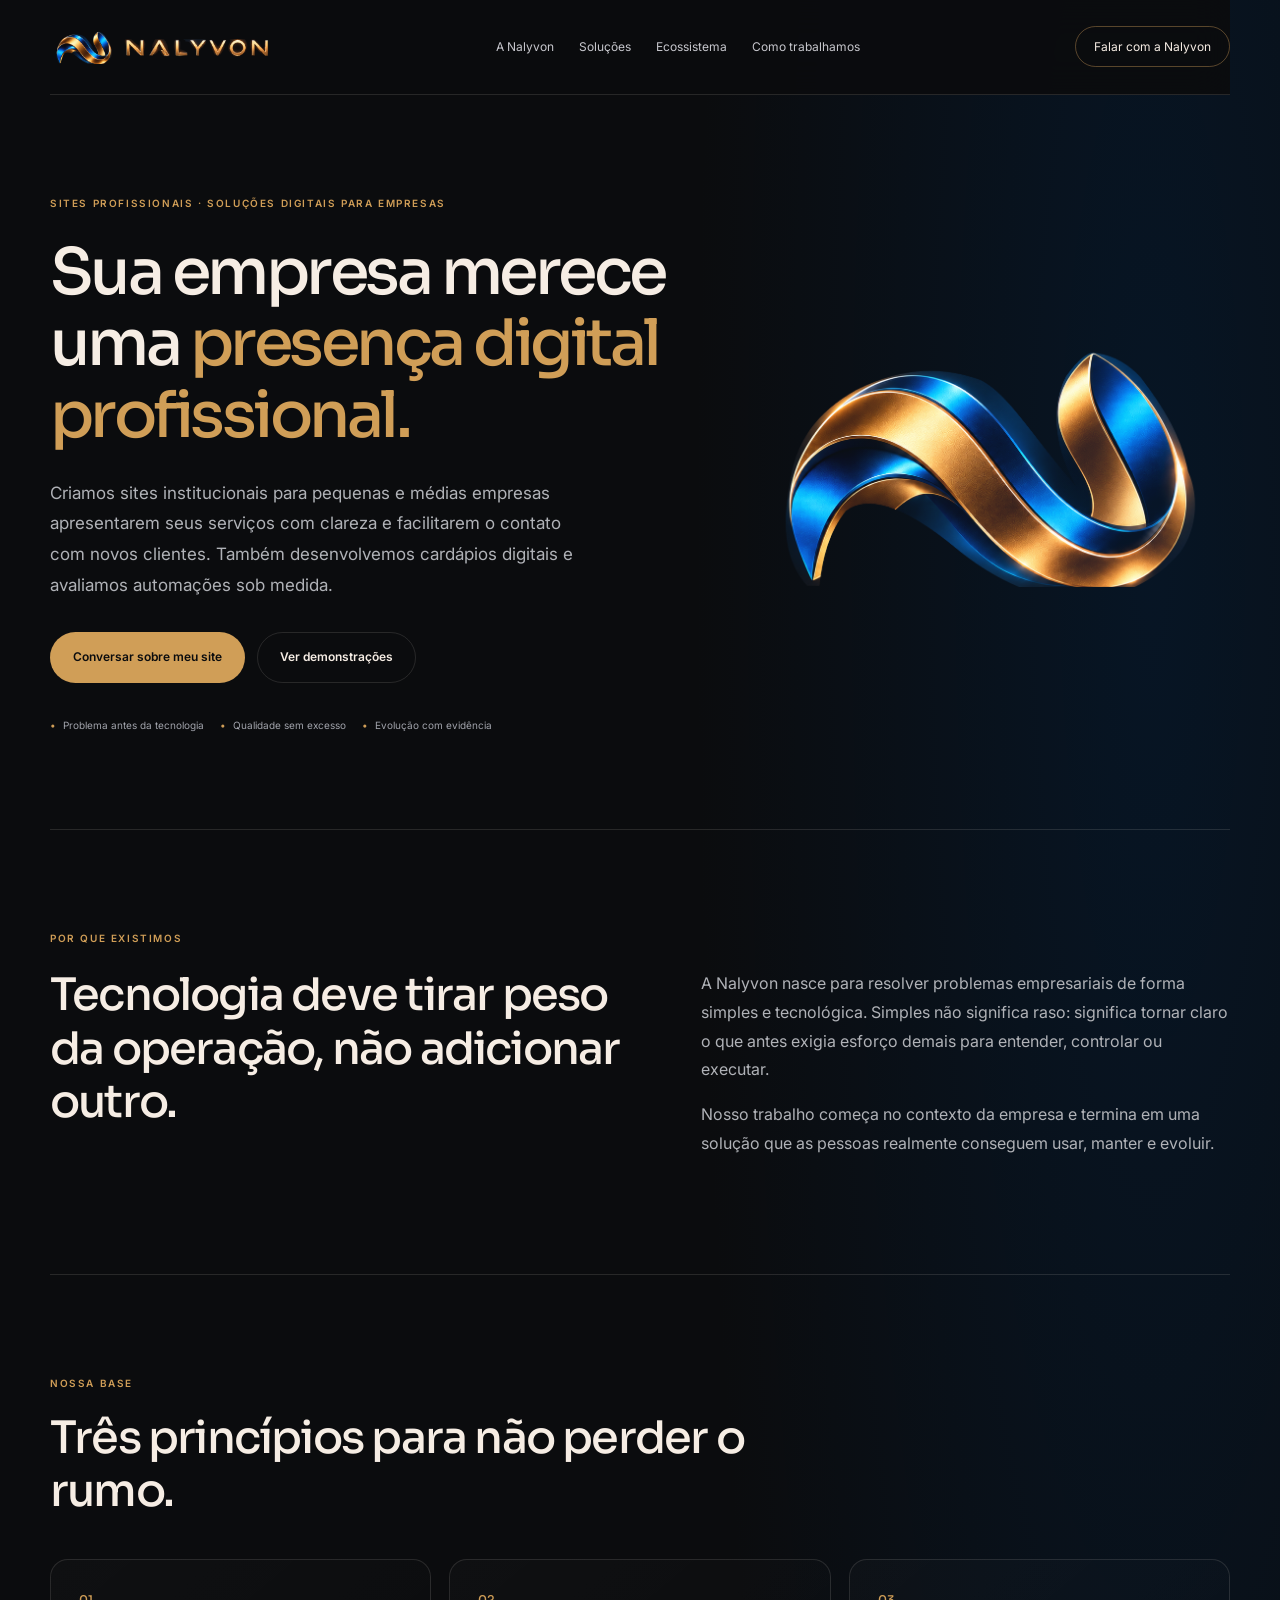
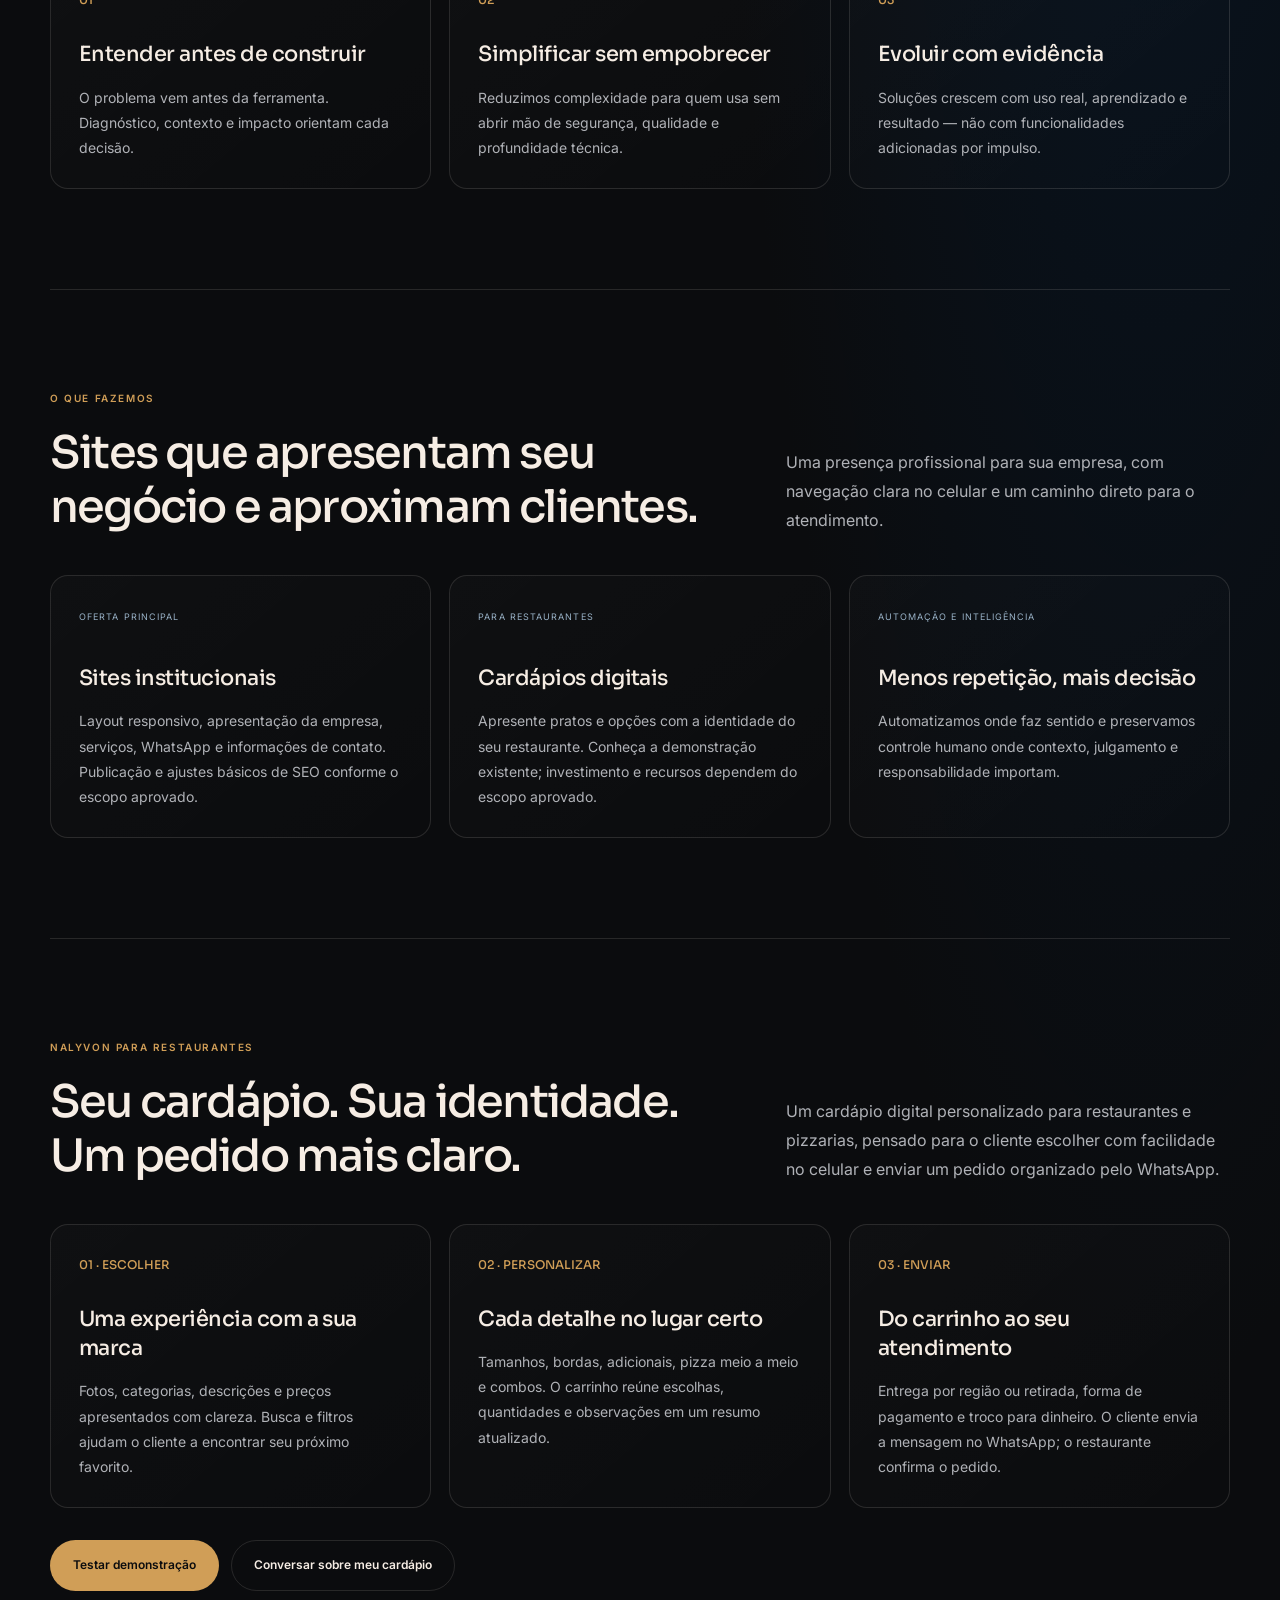
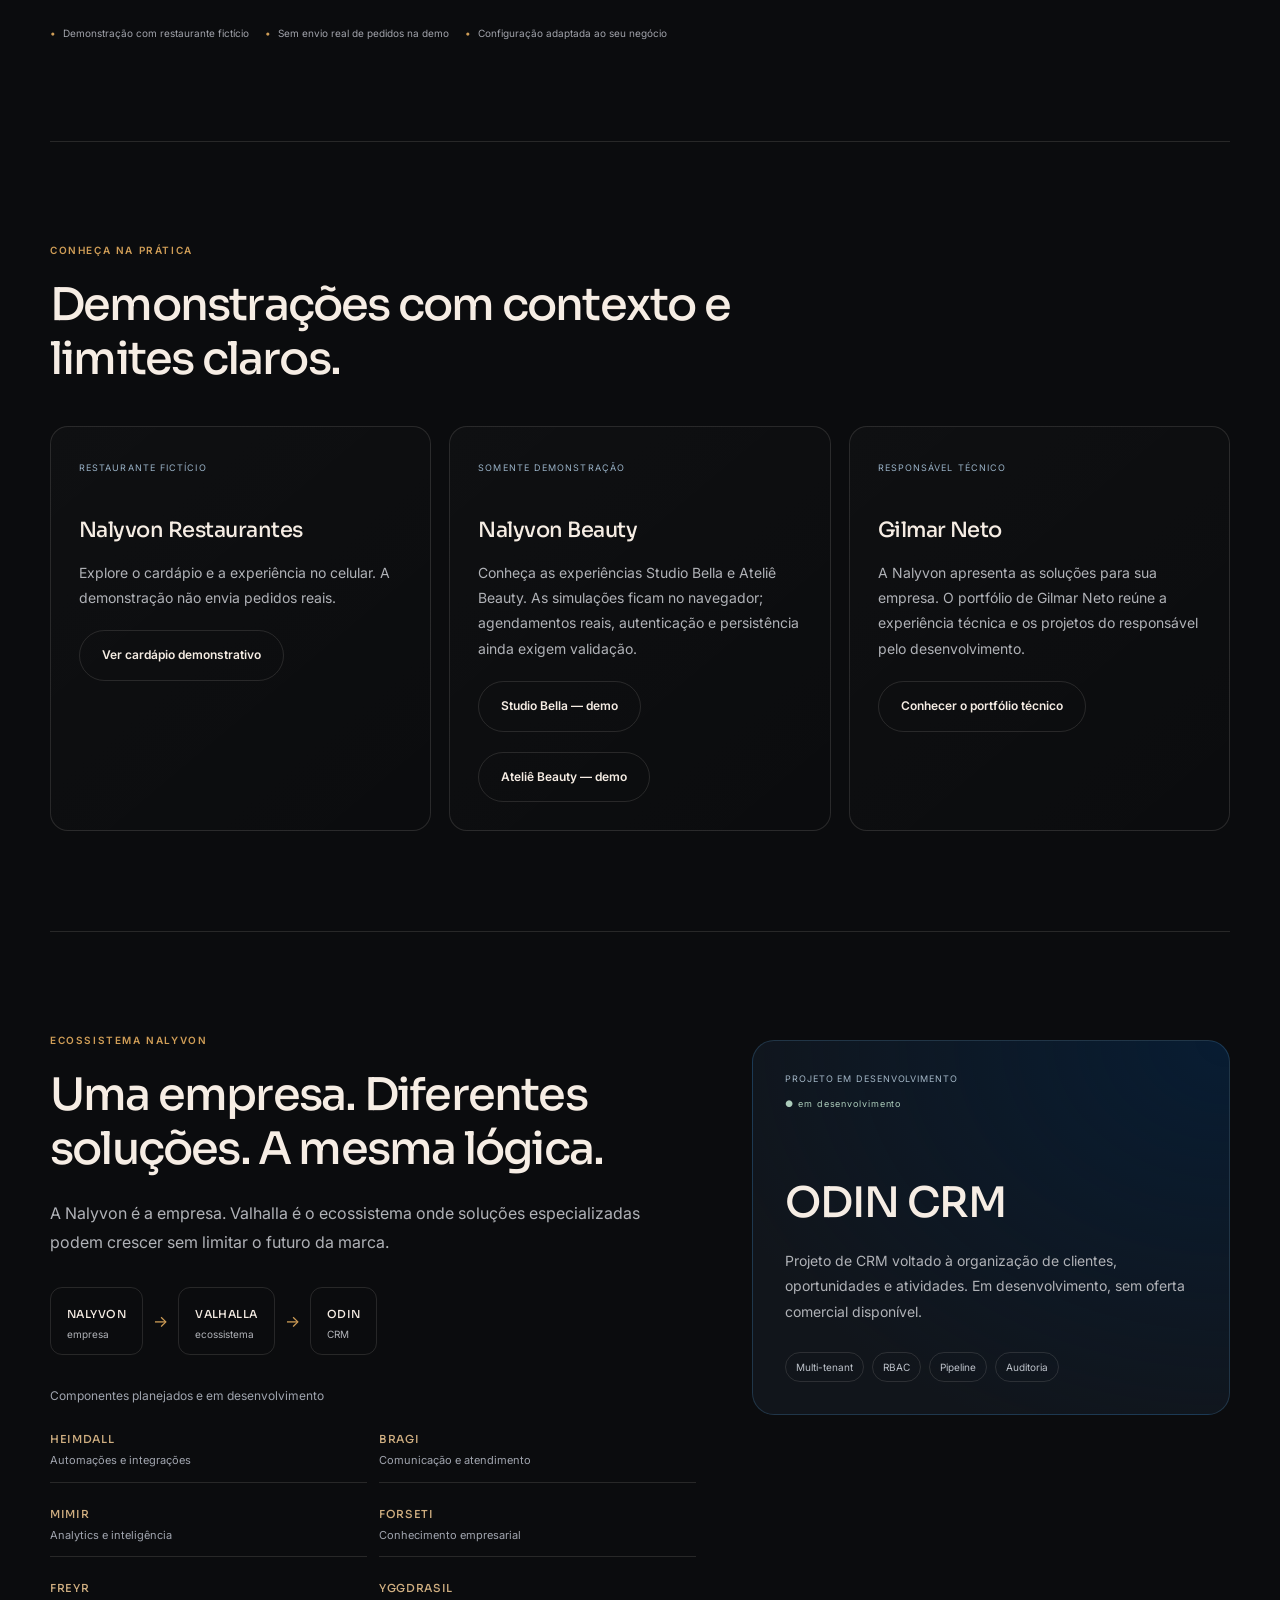
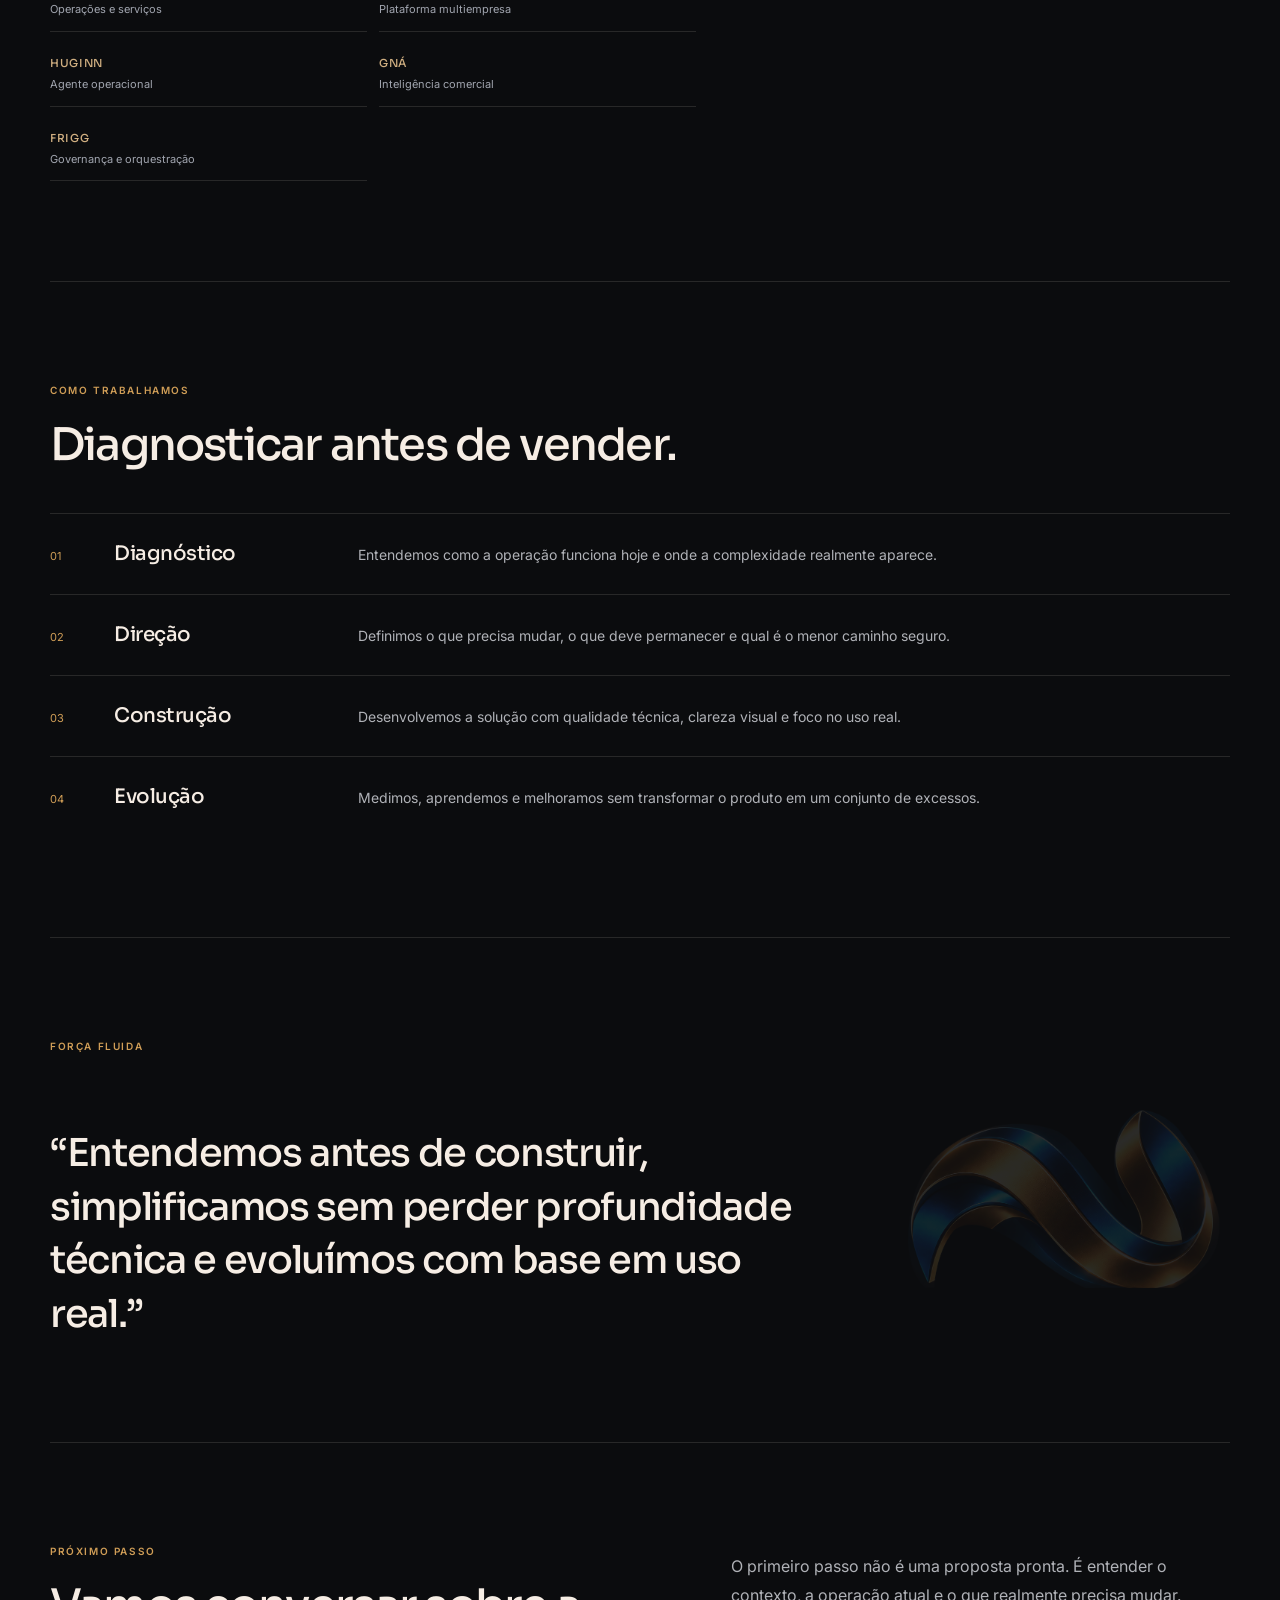
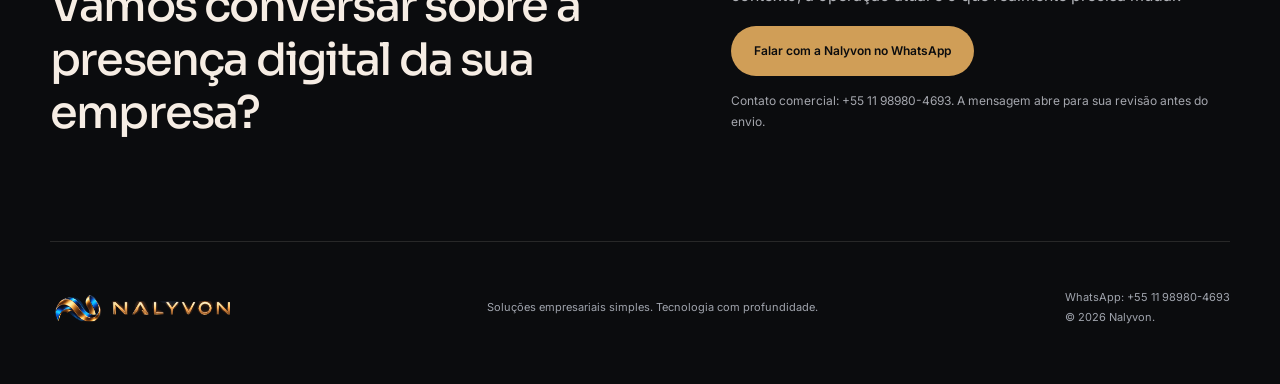
<file: public/index.html>
<!doctype html>
<html lang="pt-BR">
<head>
  <meta charset="utf-8" />
  <meta name="viewport" content="width=device-width,initial-scale=1" />
  <meta name="theme-color" content="#0B0C0E" />
  <meta name="description" content="Sites institucionais profissionais para pequenas e médias empresas. Conheça as demonstrações e converse com a Nalyvon pelo WhatsApp." />
  <meta property="og:title" content="Nalyvon — Tecnologia que transforma complexidade em clareza" />
  <meta property="og:description" content="Sites profissionais, cardápios digitais e soluções sob medida para empresas." />
  <title>Nalyvon — Tecnologia que transforma complexidade em clareza</title>
  <link rel="preconnect" href="https://fonts.googleapis.com">
  <link rel="preconnect" href="https://fonts.gstatic.com" crossorigin>
  <link href="https://fonts.googleapis.com/css2?family=Inter:wght@400;500;600&family=Sora:wght@500;600;700&display=swap" rel="stylesheet">
  <link rel="icon" type="image/png" href="assets/brand/favicon.png" />
  <link rel="stylesheet" href="styles.css" />
</head>
<body>
<a class="skip-link" href="#conteudo">Ir para o conteúdo</a>
  <header class="topbar">
    <a class="brand" href="#inicio" aria-label="Nalyvon, início"><img class="brand-lockup" src="assets/brand/lockup.png" width="1480" height="320" alt="Nalyvon"></a>
    <button class="menu-toggle" aria-expanded="false" aria-controls="navigation">Menu <span aria-hidden="true">☰</span></button><nav id="navigation" aria-label="Navegação principal"><a href="#nalyvon">A Nalyvon</a><a href="#solucoes">Soluções</a><a href="#ecossistema">Ecossistema</a><a href="#processo">Como trabalhamos</a></nav>
    <a class="nav-cta" href="https://wa.me/5511989804693?text=Ol%C3%A1!%20Conheci%20a%20Nalyvon%20e%20gostaria%20de%20conversar%20sobre%20uma%20solu%C3%A7%C3%A3o%20digital%20para%20minha%20empresa." target="_blank" rel="noopener noreferrer">Falar com a Nalyvon</a>
  </header>
  <main id="conteudo">
    <section class="hero" id="inicio">
      <div class="hero-copy">
        <p class="kicker">SITES PROFISSIONAIS · SOLUÇÕES DIGITAIS PARA EMPRESAS</p>
        <h1>Sua empresa merece uma <span>presença digital profissional.</span></h1>
        <p class="hero-lead">Criamos sites institucionais para pequenas e médias empresas apresentarem seus serviços com clareza e facilitarem o contato com novos clientes. Também desenvolvemos cardápios digitais e avaliamos automações sob medida.</p>
        <div class="hero-actions"><a class="button button-primary" href="https://wa.me/5511989804693?text=Ol%C3%A1!%20Conheci%20a%20Nalyvon%20e%20gostaria%20de%20conversar%20sobre%20uma%20solu%C3%A7%C3%A3o%20digital%20para%20minha%20empresa." target="_blank" rel="noopener noreferrer">Conversar sobre meu site</a><a class="button button-ghost" href="#demonstracoes">Ver demonstrações</a></div>
        <div class="hero-proof"><span>Problema antes da tecnologia</span><span>Qualidade sem excesso</span><span>Evolução com evidência</span></div>
      </div>
      <div class="hero-mark"><img src="assets/brand/symbol.png" alt="Símbolo oficial Nalyvon — Força Fluida"></div>
    </section>

    <section class="section intro" id="nalyvon">
      <div class="section-label">POR QUE EXISTIMOS</div>
      <div class="intro-grid"><h2>Tecnologia deve tirar peso da operação, não adicionar outro.</h2><div><p>A Nalyvon nasce para resolver problemas empresariais de forma simples e tecnológica. Simples não significa raso: significa tornar claro o que antes exigia esforço demais para entender, controlar ou executar.</p><p>Nosso trabalho começa no contexto da empresa e termina em uma solução que as pessoas realmente conseguem usar, manter e evoluir.</p></div></div>
    </section>

    <section class="section">
      <div class="section-heading"><div class="section-label">NOSSA BASE</div><h2>Três princípios para não perder o rumo.</h2></div>
      <div class="cards three">
        <article><span class="number">01</span><h3>Entender antes de construir</h3><p>O problema vem antes da ferramenta. Diagnóstico, contexto e impacto orientam cada decisão.</p></article>
        <article><span class="number">02</span><h3>Simplificar sem empobrecer</h3><p>Reduzimos complexidade para quem usa sem abrir mão de segurança, qualidade e profundidade técnica.</p></article>
        <article><span class="number">03</span><h3>Evoluir com evidência</h3><p>Soluções crescem com uso real, aprendizado e resultado — não com funcionalidades adicionadas por impulso.</p></article>
      </div>
    </section>

    <section class="section" id="solucoes">
      <div class="section-heading wide"><div><div class="section-label">O QUE FAZEMOS</div><h2>Sites que apresentam seu negócio e aproximam clientes.</h2></div><p>Uma presença profissional para sua empresa, com navegação clara no celular e um caminho direto para o atendimento.</p></div>
      <div class="cards three solutions">
        <article><small>OFERTA PRINCIPAL</small><h3>Sites institucionais</h3><p>Layout responsivo, apresentação da empresa, serviços, WhatsApp e informações de contato. Publicação e ajustes básicos de SEO conforme o escopo aprovado.</p></article>
        <article><small>PARA RESTAURANTES</small><h3>Cardápios digitais</h3><p>Apresente pratos e opções com a identidade do seu restaurante. Conheça a demonstração existente; investimento e recursos dependem do escopo aprovado.</p></article>
        <article><small>AUTOMAÇÃO E INTELIGÊNCIA</small><h3>Menos repetição, mais decisão</h3><p>Automatizamos onde faz sentido e preservamos controle humano onde contexto, julgamento e responsabilidade importam.</p></article>
      </div>
    </section>

    <section class="section" id="cardapio-digital" aria-labelledby="cardapio-title">
      <div class="section-heading wide"><div><div class="section-label">NALYVON PARA RESTAURANTES</div><h2 id="cardapio-title">Seu cardápio. Sua identidade. Um pedido mais claro.</h2></div><p>Um cardápio digital personalizado para restaurantes e pizzarias, pensado para o cliente escolher com facilidade no celular e enviar um pedido organizado pelo WhatsApp.</p></div>
      <div class="cards three">
        <article><span class="number">01 · ESCOLHER</span><h3>Uma experiência com a sua marca</h3><p>Fotos, categorias, descrições e preços apresentados com clareza. Busca e filtros ajudam o cliente a encontrar seu próximo favorito.</p></article>
        <article><span class="number">02 · PERSONALIZAR</span><h3>Cada detalhe no lugar certo</h3><p>Tamanhos, bordas, adicionais, pizza meio a meio e combos. O carrinho reúne escolhas, quantidades e observações em um resumo atualizado.</p></article>
        <article><span class="number">03 · ENVIAR</span><h3>Do carrinho ao seu atendimento</h3><p>Entrega por região ou retirada, forma de pagamento e troco para dinheiro. O cliente envia a mensagem no WhatsApp; o restaurante confirma o pedido.</p></article>
      </div>
      <div class="hero-actions"><a class="button button-primary" href="https://nalyvon-restaurantes-demo.pages.dev/" target="_blank" rel="noopener noreferrer">Testar demonstração</a><a class="button button-ghost" href="#contato">Conversar sobre meu cardápio</a></div>
      <div class="hero-proof"><span>Demonstração com restaurante fictício</span><span>Sem envio real de pedidos na demo</span><span>Configuração adaptada ao seu negócio</span></div>
    </section>

    <section class="section" id="demonstracoes" aria-labelledby="demo-title">
      <div class="section-heading"><div class="section-label">CONHEÇA NA PRÁTICA</div><h2 id="demo-title">Demonstrações com contexto e limites claros.</h2></div>
      <div class="cards three solutions">
        <article><small>RESTAURANTE FICTÍCIO</small><h3>Nalyvon Restaurantes</h3><p>Explore o cardápio e a experiência no celular. A demonstração não envia pedidos reais.</p><a class="button button-ghost" href="https://nalyvon-restaurantes-demo.pages.dev/" target="_blank" rel="noopener noreferrer">Ver cardápio demonstrativo</a></article>
        <article><small>SOMENTE DEMONSTRAÇÃO</small><h3>Nalyvon Beauty</h3><p>Conheça as experiências Studio Bella e Ateliê Beauty. As simulações ficam no navegador; agendamentos reais, autenticação e persistência ainda exigem validação.</p><a class="button button-ghost" href="https://nalyvon-beauty-gilmar.sweetflame134.chatgpt.site/e/studio-bella" target="_blank" rel="noopener noreferrer">Studio Bella — demo</a><a class="button button-ghost" href="https://nalyvon-beauty-gilmar.sweetflame134.chatgpt.site/e/atelie-beauty" target="_blank" rel="noopener noreferrer">Ateliê Beauty — demo</a></article>
        <article><small>RESPONSÁVEL TÉCNICO</small><h3>Gilmar Neto</h3><p>A Nalyvon apresenta as soluções para sua empresa. O portfólio de Gilmar Neto reúne a experiência técnica e os projetos do responsável pelo desenvolvimento.</p><a class="button button-ghost" href="https://gilmar-portfolio.onrender.com/" target="_blank" rel="noopener noreferrer">Conhecer o portfólio técnico</a></article>
      </div>
    </section>

    <section class="section ecosystem" id="ecossistema">
      <div class="ecosystem-copy">
        <div class="section-label">ECOSSISTEMA NALYVON</div>
        <h2>Uma empresa. Diferentes soluções. A mesma lógica.</h2>
        <p>A Nalyvon é a empresa. Valhalla é o ecossistema onde soluções especializadas podem crescer sem limitar o futuro da marca.</p>

        <div class="architecture">
          <div><strong>NALYVON</strong><span>empresa</span></div>
          <i>→</i>
          <div><strong>VALHALLA</strong><span>ecossistema</span></div>
          <i>→</i>
          <div><strong>ODIN</strong><span>CRM</span></div>
        </div>

        <p class="planned-label">Componentes planejados e em desenvolvimento</p><div class="ecosystem-components" aria-label="Componentes do ecossistema Valhalla">
          <div class="ecosystem-component"><strong>HEIMDALL</strong><span>Automações e integrações</span></div>
          <div class="ecosystem-component"><strong>BRAGI</strong><span>Comunicação e atendimento</span></div>
          <div class="ecosystem-component"><strong>MIMIR</strong><span>Analytics e inteligência</span></div>
          <div class="ecosystem-component"><strong>FORSETI</strong><span>Conhecimento empresarial</span></div>
          <div class="ecosystem-component"><strong>FREYR</strong><span>Operações e serviços</span></div>
          <div class="ecosystem-component"><strong>YGGDRASIL</strong><span>Plataforma multiempresa</span></div>
          <div class="ecosystem-component"><strong>HUGINN</strong><span>Agente operacional</span></div>
          <div class="ecosystem-component"><strong>GNÁ</strong><span>Inteligência comercial</span></div>
          <div class="ecosystem-component"><strong>FRIGG</strong><span>Governança e orquestração</span></div>
        </div>
      </div>

      <article class="odin">
        <div class="odin-top"><span>PROJETO EM DESENVOLVIMENTO</span><span class="status-live">● em desenvolvimento</span></div>
        <h3>ODIN CRM</h3>
        <p>Projeto de CRM voltado à organização de clientes, oportunidades e atividades. Em desenvolvimento, sem oferta comercial disponível.</p>
        <div class="tags"><span>Multi-tenant</span><span>RBAC</span><span>Pipeline</span><span>Auditoria</span></div>
      </article>
    </section>

    <section class="section" id="processo"><div class="section-heading"><div class="section-label">COMO TRABALHAMOS</div><h2>Diagnosticar antes de vender.</h2></div><div class="process"><article><span>01</span><h3>Diagnóstico</h3><p>Entendemos como a operação funciona hoje e onde a complexidade realmente aparece.</p></article><article><span>02</span><h3>Direção</h3><p>Definimos o que precisa mudar, o que deve permanecer e qual é o menor caminho seguro.</p></article><article><span>03</span><h3>Construção</h3><p>Desenvolvemos a solução com qualidade técnica, clareza visual e foco no uso real.</p></article><article><span>04</span><h3>Evolução</h3><p>Medimos, aprendemos e melhoramos sem transformar o produto em um conjunto de excessos.</p></article></div></section>

    <section class="section statement" id="forca-fluida"><p class="section-label">FORÇA FLUIDA</p><blockquote>“Entendemos antes de construir, simplificamos sem perder profundidade técnica e evoluímos com base em uso real.”</blockquote><img src="assets/brand/symbol.png" alt="" aria-hidden="true" loading="lazy"></section>

    <section class="section contact" id="contato"><div><div class="section-label">PRÓXIMO PASSO</div><h2>Vamos conversar sobre a presença digital da sua empresa?</h2></div><div><p>O primeiro passo não é uma proposta pronta. É entender o contexto, a operação atual e o que realmente precisa mudar.</p><a class="button button-primary" href="https://wa.me/5511989804693?text=Ol%C3%A1!%20Conheci%20a%20Nalyvon%20e%20gostaria%20de%20conversar%20sobre%20uma%20solu%C3%A7%C3%A3o%20digital%20para%20minha%20empresa." target="_blank" rel="noopener noreferrer">Falar com a Nalyvon no WhatsApp</a><small>Contato comercial: +55 11 98980-4693. A mensagem abre para sua revisão antes do envio.</small></div></section>
  </main>
  <footer><a class="brand" href="#inicio" aria-label="Nalyvon, início"><img class="brand-lockup" src="assets/brand/lockup.png" width="1480" height="320" alt="Nalyvon"></a><p>Soluções empresariais simples. Tecnologia com profundidade.</p><p><a href="https://wa.me/5511989804693?text=Ol%C3%A1!%20Conheci%20a%20Nalyvon%20e%20gostaria%20de%20conversar%20sobre%20uma%20solu%C3%A7%C3%A3o%20digital%20para%20minha%20empresa." target="_blank" rel="noopener noreferrer">WhatsApp: +55 11 98980-4693</a><br>© 2026 Nalyvon.</p></footer>
<script src="site.js" defer></script>
</body>
</html>
</file>
<file: public/styles.css>
:root {
  font-family:Inter,system-ui,sans-serif;
  color:#f6ede4;
  background:#0b0c0e;
  font-synthesis:none;
  --gold:#d09e57;
  --muted:#b0b2b7;
  --border:rgba(246,237,228,.12)
}

* {
  box-sizing:border-box
}

html {
  scroll-behavior:smooth;
  scroll-padding-top:100px
}

body {
  margin:0;
  background:radial-gradient(ellipse at 90% 8%,#00234766,transparent 28%),#0b0c0e
}

a {
  color:inherit;
  text-decoration:none
}

img {
  display:block;
  max-width:100%;
  height:auto
}

button {
  font:inherit
}

a:focus-visible,button:focus-visible {
  outline:2px solid var(--gold);
  outline-offset:5px
}

.skip-link {
  position:fixed;
  top:-100px;
  left:20px;
  z-index:100;
  background:var(--gold);
  color:#0b0c0e;
  padding:14px
}

.skip-link:focus {
  top:12px
}

.topbar,.section,footer {
  width:min(1180px,calc(100% - 64px));
  margin-inline:auto
}

.topbar {
  position:sticky;
  top:0;
  z-index:20;
  display:flex;
  align-items:center;
  justify-content:space-between;
  gap:24px;
  padding:22px 0;
  background:#0b0c0ef2;
  border-bottom:1px solid var(--border);
  backdrop-filter:blur(18px)
}

.brand {
  display:block;
  flex-shrink:0
}

.brand-lockup {
  width:230px
}

.topbar nav {
  display:flex;
  gap:25px;
  font-size:12px;
  color:#c7c7cd
}

.topbar nav a:hover {
  color:var(--gold)
}

.nav-cta {
  font-size:12px;
  border:1px solid #d09e5766;
  border-radius:999px;
  padding:12px 18px;
  white-space:nowrap
}

.menu-toggle {
  display:none
}

.hero {
  width:100%;
  margin:0;
  display:grid;
  grid-template-columns:1.15fr .85fr;
  gap:32px;
  align-items:center;
  min-height:700px;
  padding-top:100px;
  padding-bottom:96px;
  padding-left:max(32px,calc((100vw - 1180px) / 2));
  padding-right:max(32px,calc((100vw - 1180px) / 2))
}

.hero-copy {
  min-width:0
}

.kicker,.section-label {
  color:var(--gold);
  font-size:10px;
  font-weight:600;
  line-height:1.7;
  letter-spacing:.16em
}

.kicker {
  max-width:470px;
  margin:0 0 25px
}

h1,h2,h3,blockquote {
  font-family:Sora,sans-serif;
  font-weight:500
}

h1 {
  font-size:clamp(42px,5vw,72px);
  line-height:1.12;
  letter-spacing:-.055em;
  margin:0
}

h1 span {
  color:var(--gold)
}

.hero-lead {
  font-size:17px;
  line-height:1.8;
  color:var(--muted);
  max-width:550px;
  margin:26px 0
}

.hero-mark {
  display:grid;
  place-items:center;
  min-width:0;
  padding:24px 12px 36px;
  overflow:visible
}

.hero-mark img {
  display:block;
  width:96%;
  max-width:460px;
  height:auto;
  object-fit:contain;
  mix-blend-mode:screen;
  overflow:visible;
  animation:nalyvon-float 7s ease-in-out infinite
}

@keyframes nalyvon-float {
  0%,100% {
    transform:translateY(0)
  }
  50% {
    transform:translateY(-8px)
  }
}

.hero-actions {
  display:flex;
  flex-wrap:wrap;
  gap:12px;
  margin-top:32px
}

.button {
  display:inline-flex;
  align-items:center;
  justify-content:center;
  min-height:48px;
  padding:16px 22px;
  font:600 12px/1.4 Inter,sans-serif;
  border-radius:999px;
  border:1px solid transparent;
  text-align:center
}

.button-primary {
  background:#d09e57;
  color:#0b0c0e
}

.button-ghost {
  border-color:var(--border)
}

.button:hover {
  filter:brightness(1.12)
}

.hero-proof {
  display:flex;
  flex-wrap:wrap;
  gap:16px;
  margin-top:34px;
  color:#a1a3ab;
  font-size:10px;
  line-height:1.6
}

.hero-proof span::before {
  content:'•';
  color:var(--gold);
  margin-right:7px
}

.section {
  padding:100px 0;
  border-top:1px solid var(--border)
}

h2 {
  font-size:clamp(30px,3.5vw,48px);
  line-height:1.2;
  letter-spacing:-.04em;
  margin:20px 0 0
}

.intro-grid {
  display:grid;
  grid-template-columns:1.1fr 1fr;
  gap:70px;
  margin-top:22px
}

.intro-grid h2 {
  margin:0
}

.intro-grid p,.section-heading.wide>p,.ecosystem-copy>p,.contact p {
  font-size:16px;
  line-height:1.8;
  color:var(--muted);
  margin-top:0
}

.section-heading {
  max-width:720px
}

.section-heading.wide {
  max-width:none;
  display:grid;
  grid-template-columns:1.2fr .8fr;
  gap:70px;
  align-items:end
}

.section-heading.wide>p {
  margin:0
}

.cards.three {
  display:grid;
  grid-template-columns:repeat(3,minmax(0,1fr));
  gap:18px;
  margin-top:40px
}

.cards article {
  padding:28px;
  border:1px solid var(--border);
  border-radius:18px;
  background:linear-gradient(140deg,#ffffff05,#ffffff01)
}

.number {
  font:500 12px Sora;
  color:var(--gold)
}

h3 {
  font-size:21px;
  line-height:1.4;
  letter-spacing:-.025em;
  margin:32px 0 15px
}

.cards p,.odin p,.process p {
  font-size:14px;
  line-height:1.8;
  color:var(--muted);
  margin:0
}

.solutions small {
  font-size:9px;
  letter-spacing:.12em;
  color:#99b2c7;
  line-height:1.7
}

.solutions h3 {
  margin-top:40px
}

.ecosystem {
  display:grid;
  grid-template-columns:1.15fr .85fr;
  gap:56px;
  align-items:start
}

.ecosystem-copy>p {
  margin-top:22px
}

.architecture {
  display:flex;
  gap:10px;
  align-items:center;
  margin:30px 0
}

.architecture div {
  min-width:0;
  padding:14px 16px;
  border:1px solid var(--border);
  border-radius:12px
}

.architecture strong {
  font:500 11px Sora;
  letter-spacing:.04em
}

.architecture span {
  display:block;
  font-size:10px;
  color:var(--muted);
  margin-top:6px
}

.architecture i {
  font-style:normal;
  color:var(--gold)
}

.planned-label {
  font-size:12px!important;
  color:#9fa4ae!important;
  margin-bottom:14px
}

.ecosystem-components {
  display:grid;
  grid-template-columns:repeat(2,minmax(0,1fr));
  gap:12px
}

.ecosystem-component {
  border-bottom:1px solid var(--border);
  padding:12px 0
}

.ecosystem-component strong {
  display:block;
  font:500 11px Sora;
  color:#d0af81;
  letter-spacing:.06em
}

.ecosystem-component span {
  display:block;
  font-size:11px;
  line-height:1.6;
  color:#a1a5af;
  margin-top:6px
}

.odin {
  padding:32px;
  border:1px solid #42779d55;
  border-radius:22px;
  background:radial-gradient(ellipse at 100% 0,#00234788,transparent 80%),#11151b;
  margin-top:8px
}

.odin-top {
  display:flex;
  flex-direction:column;
  gap:14px;
  font-size:9px;
  letter-spacing:.1em;
  color:#a4b7c7
}

.status-live {
  color:#acccbb
}

.odin h3 {
  font-size:42px;
  margin-top:65px
}

.tags {
  display:flex;
  flex-wrap:wrap;
  gap:8px;
  margin-top:28px
}

.tags span {
  font-size:10px;
  padding:8px 10px;
  border:1px solid var(--border);
  border-radius:999px;
  color:#bdc2ca
}

.process {
  margin-top:40px
}

.process article {
  display:grid;
  grid-template-columns:40px 220px 1fr;
  gap:24px;
  padding:26px 0;
  border-top:1px solid var(--border);
  align-items:baseline
}

.process article>span {
  font-size:11px;
  color:var(--gold)
}

.process h3 {
  margin:0;
  font-size:20px
}

.statement {
  position:relative;
  display:grid;
  grid-template-columns:1.4fr .6fr;
  align-items:center;
  gap:50px;
  min-height:430px
}

.statement .section-label {
  grid-column:1;
  margin:0 0 22px
}

.statement blockquote {
  grid-column:1;
  margin:0;
  font-size:clamp(26px,3vw,40px);
  line-height:1.4;
  letter-spacing:-.035em
}

.statement img {
  grid-column:2;
  grid-row:1/3;
  align-self:center;
  justify-self:center;
  width:100%;
  opacity:.13;
  mix-blend-mode:screen;
}

.contact {
  display:grid;
  grid-template-columns:1.1fr .9fr;
  gap:70px;
  align-items:center
}

.contact small {
  display:block;
  font-size:12px;
  line-height:1.7;
  color:#a4a6ad;
  margin-top:15px
}

footer {
  display:flex;
  align-items:center;
  justify-content:space-between;
  gap:30px;
  border-top:1px solid var(--border);
  padding:35px 0 45px;
  color:#a0a4ad;
  font-size:11px
}

footer p {
  line-height:1.8
}

footer .brand-lockup {
  width:190px
}

@media(max-width:1099px) {
  .topbar {
    flex-wrap:wrap
  }

  .menu-toggle {
    display:flex;
    align-items:center;
    gap:12px;
    background:transparent;
    border:1px solid var(--border);
    color:#f6ede4;
    border-radius:999px;
    padding:12px 18px;
    margin-left:auto;
    font-size:12px
  }

  .topbar nav {
    display:none;
    width:100%;
    padding:14px 0 4px
  }

  .topbar nav.is-open {
    display:flex;
    flex-wrap:wrap
  }

  .nav-cta {
    display:none
  }

  .hero {
    gap:28px;
    min-height:600px
  }

  .hero h1 {
    font-size:clamp(44px,5.6vw,60px)
  }

  .ecosystem {
    gap:32px
  }

  .architecture {
    gap:7px
  }

  .architecture div {
    padding:12px
  }

  .process article {
    grid-template-columns:35px 175px 1fr;
    gap:20px
  }

}

@media(max-width:800px) {
  .hero {
    grid-template-columns:1fr;
    padding-top:65px;
    padding-bottom:72px;
    gap:48px
  }

  .hero-copy {
    max-width:640px
  }

  .hero h1 {
    font-size:clamp(42px,7.5vw,60px)
  }

  .hero-mark img {
    max-width:330px
  }

  .intro-grid,.section-heading.wide,.ecosystem,.contact {
    grid-template-columns:1fr;
    gap:32px
  }

  .section {
    padding:72px 0
  }

  .cards.three {
    grid-template-columns:1fr
  }

  .cards article {
    padding:28px
  }

  .cards h3 {
    margin-top:24px
  }

  .odin {
    max-width:600px;
    margin-top:14px
  }

  .odin h3 {
    margin-top:42px
  }

  .statement {
    grid-template-columns:1.4fr .6fr;
    gap:22px
  }

  .process article {
    grid-template-columns:30px 145px 1fr;
    gap:16px
  }

  footer {
    flex-wrap:wrap
  }

}

@media(max-width:480px) {
  .topbar,.section,footer {
    width:calc(100% - 40px)
  }

  .topbar {
    padding:16px 0;
    gap:12px
  }

  .brand-lockup {
    width:185px
  }

  .menu-toggle {
    padding:10px 13px
  }

  .topbar nav.is-open {
    display:grid;
    grid-template-columns:1fr 1fr;
    gap:18px;
    font-size:12px
  }

  .hero {
    width:100%;
    padding-left:20px;
    padding-right:20px;
    padding-top:45px;
    gap:38px
  }

  .hero h1 {
    font-size:clamp(38px,10.7vw,48px);
    line-height:1.16
  }

  .kicker {
    font-size:9px;
    letter-spacing:.12em
  }

  .hero-lead {
    font-size:15px
  }

  .hero-actions {
    flex-direction:column
  }

  .hero-actions .button {
    width:100%
  }

  .hero-proof {
    display:grid;
    gap:8px;
    margin-top:24px
  }

  .hero-mark img {
    max-width:280px
  }

  .section {
    padding:60px 0
  }

  h2 {
    font-size:31px
  }

  .intro-grid p,.ecosystem-copy>p,.contact p {
    font-size:15px
  }

  .architecture {
    gap:7px
  }

  .architecture div {
    flex:1;
    padding:12px 8px
  }

  .architecture strong {
    font-size:9px
  }

  .architecture i {
    font-size:12px
  }

  .odin {
    padding:26px
  }

  .odin h3 {
    font-size:36px
  }

  .process article {
    grid-template-columns:24px 1fr;
    gap:12px
  }

  .process p {
    grid-column:2
  }

  .statement {
    grid-template-columns:1fr;
    gap:24px;
    text-align:left
  }

  .statement blockquote {
    font-size:27px
  }

  .statement img {
    grid-column:1;
    grid-row:auto;
    width:200px;
    opacity:.12;
    justify-self:center
  }

  .statement .section-label {
    margin-bottom:0
  }

  footer {
    display:grid;
    gap:10px;
    padding-top:28px
  }

  footer p {
    margin:0
  }

  footer .brand {
    margin-bottom:8px
  }

  .contact .button {
    width:100%
  }

}

@media(prefers-reduced-motion:reduce) {
  html {
    scroll-behavior:auto
  }

  .hero-mark img {
    animation:none
  }

}

.brand-lockup {
  mix-blend-mode:screen
}

/* Espaçamento dos links das demonstrações e cabeçalho em telas estreitas. */
.cards .button { margin-top:20px; max-width:100%; }
#demonstracoes p + p { margin-top:16px; }
#demonstracoes p a { text-decoration:underline; text-underline-offset:3px; }
@media(max-width:360px) { .topbar .brand-lockup { width:155px; } }
</file>
